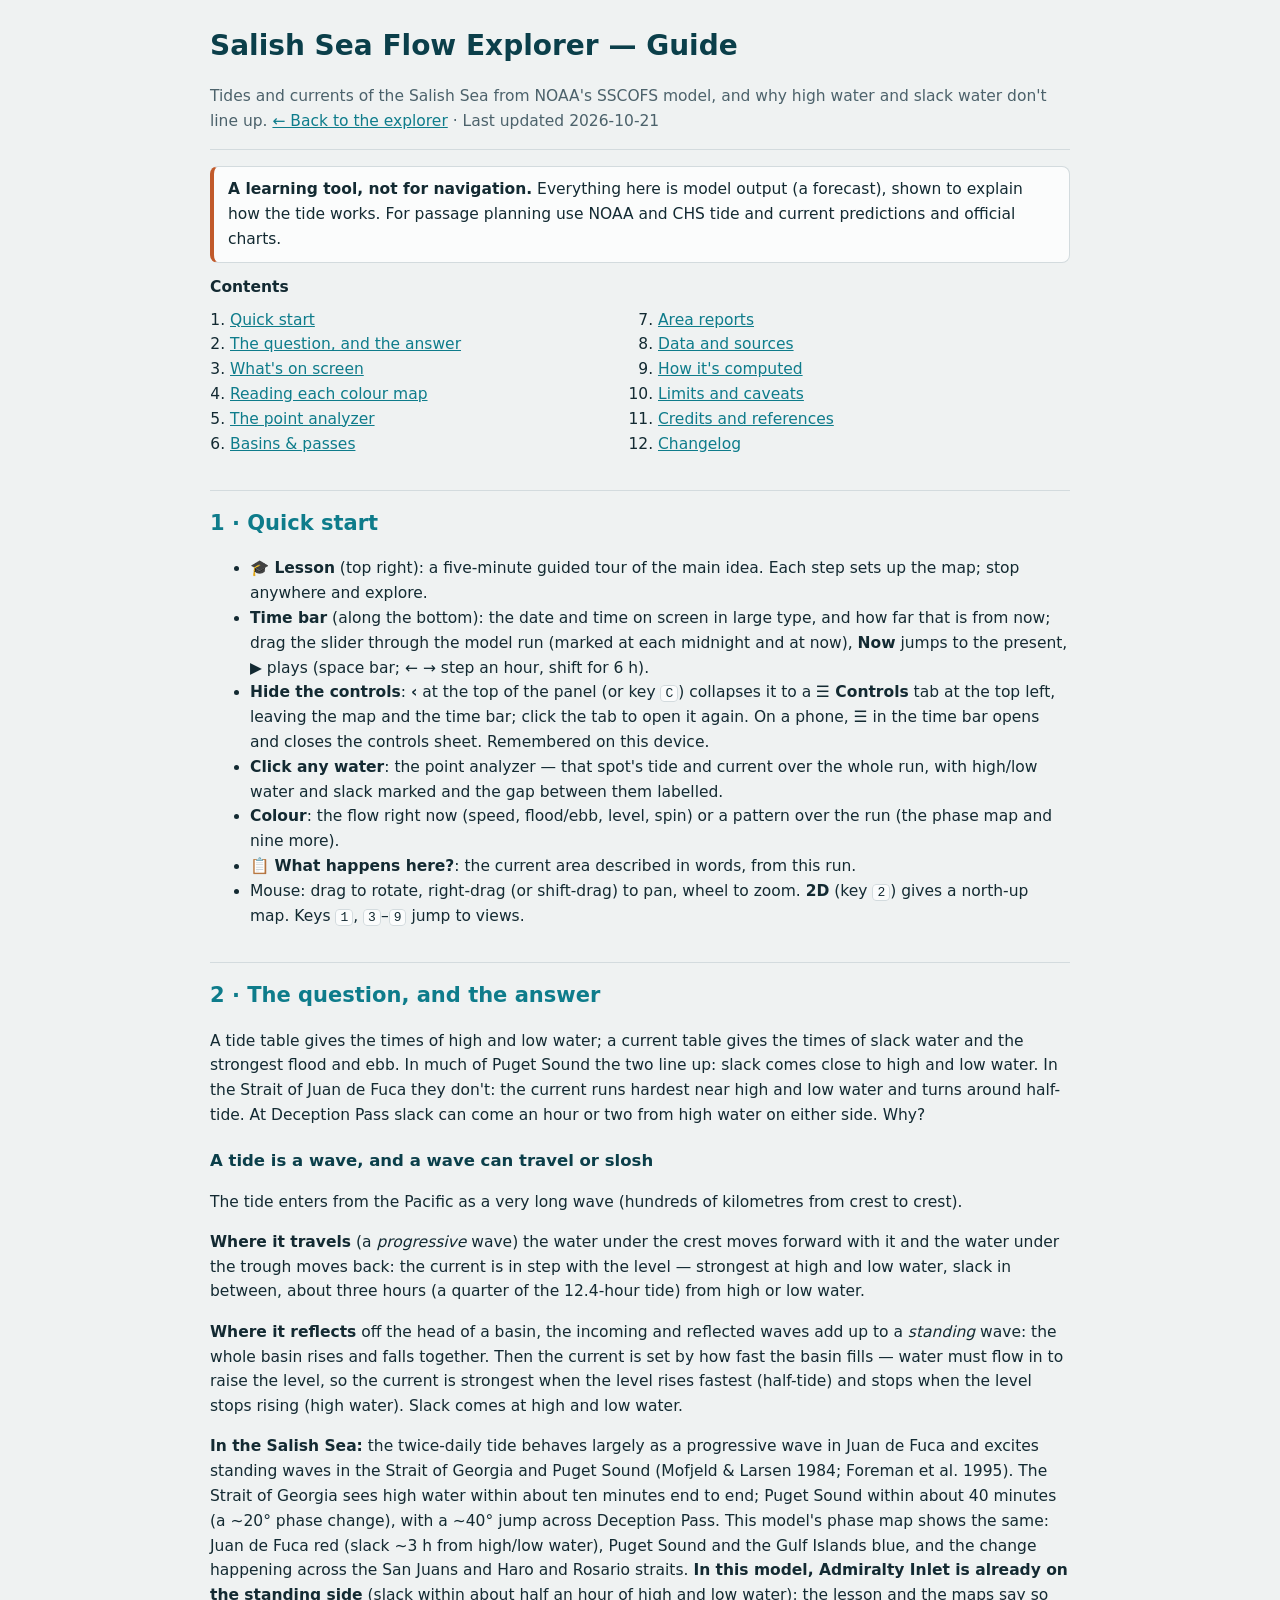
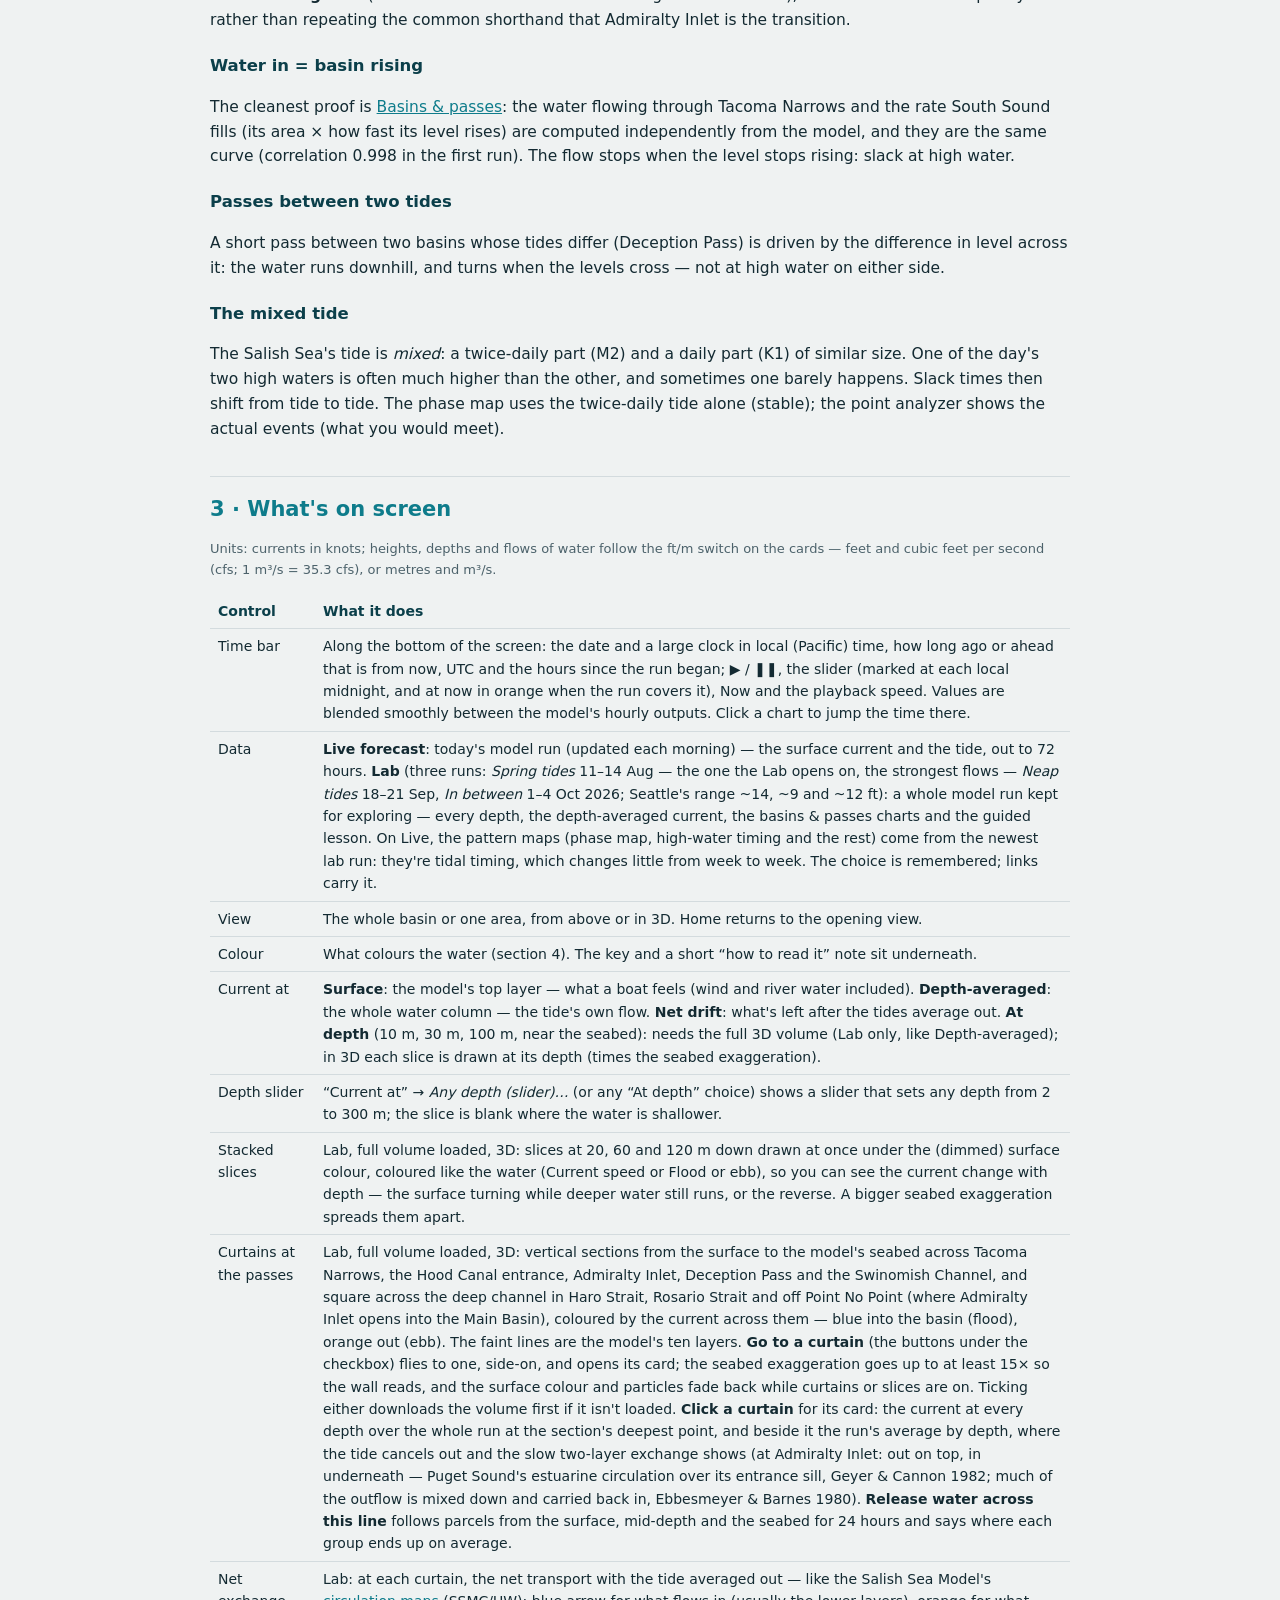
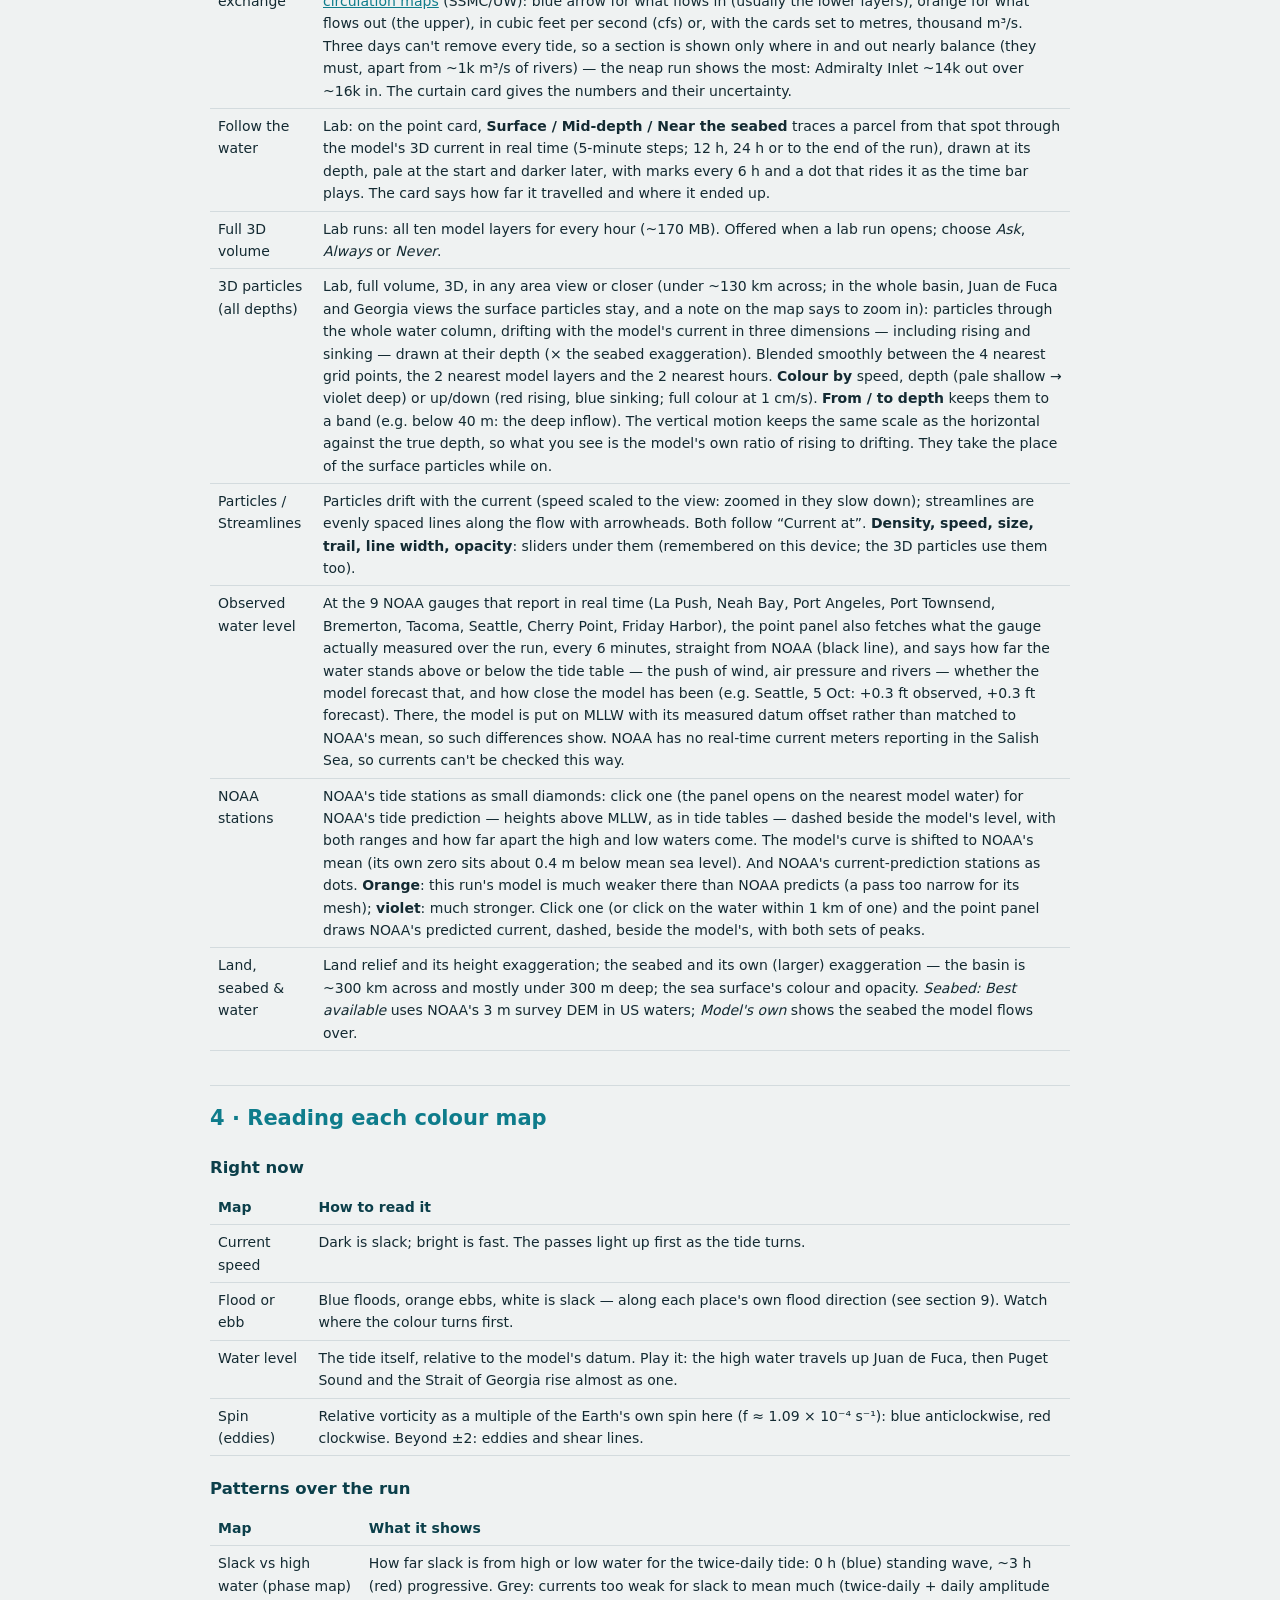
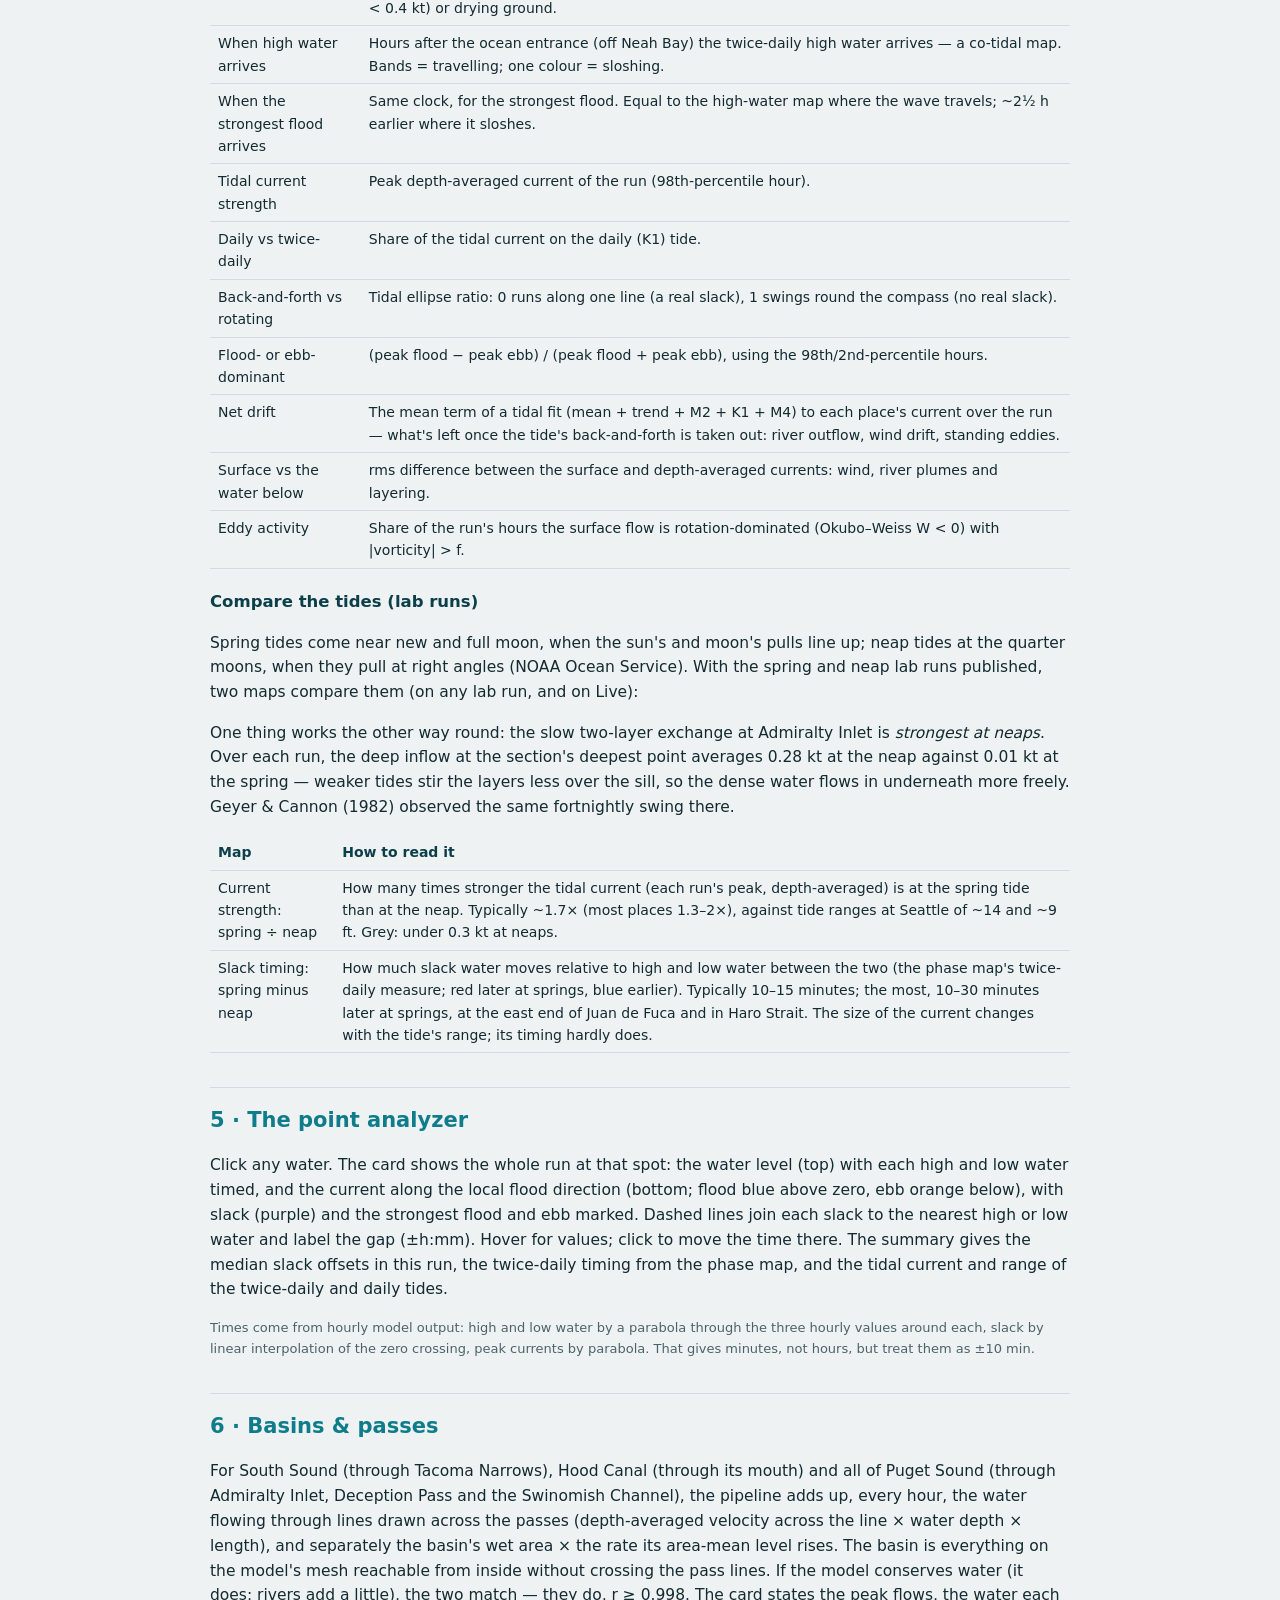
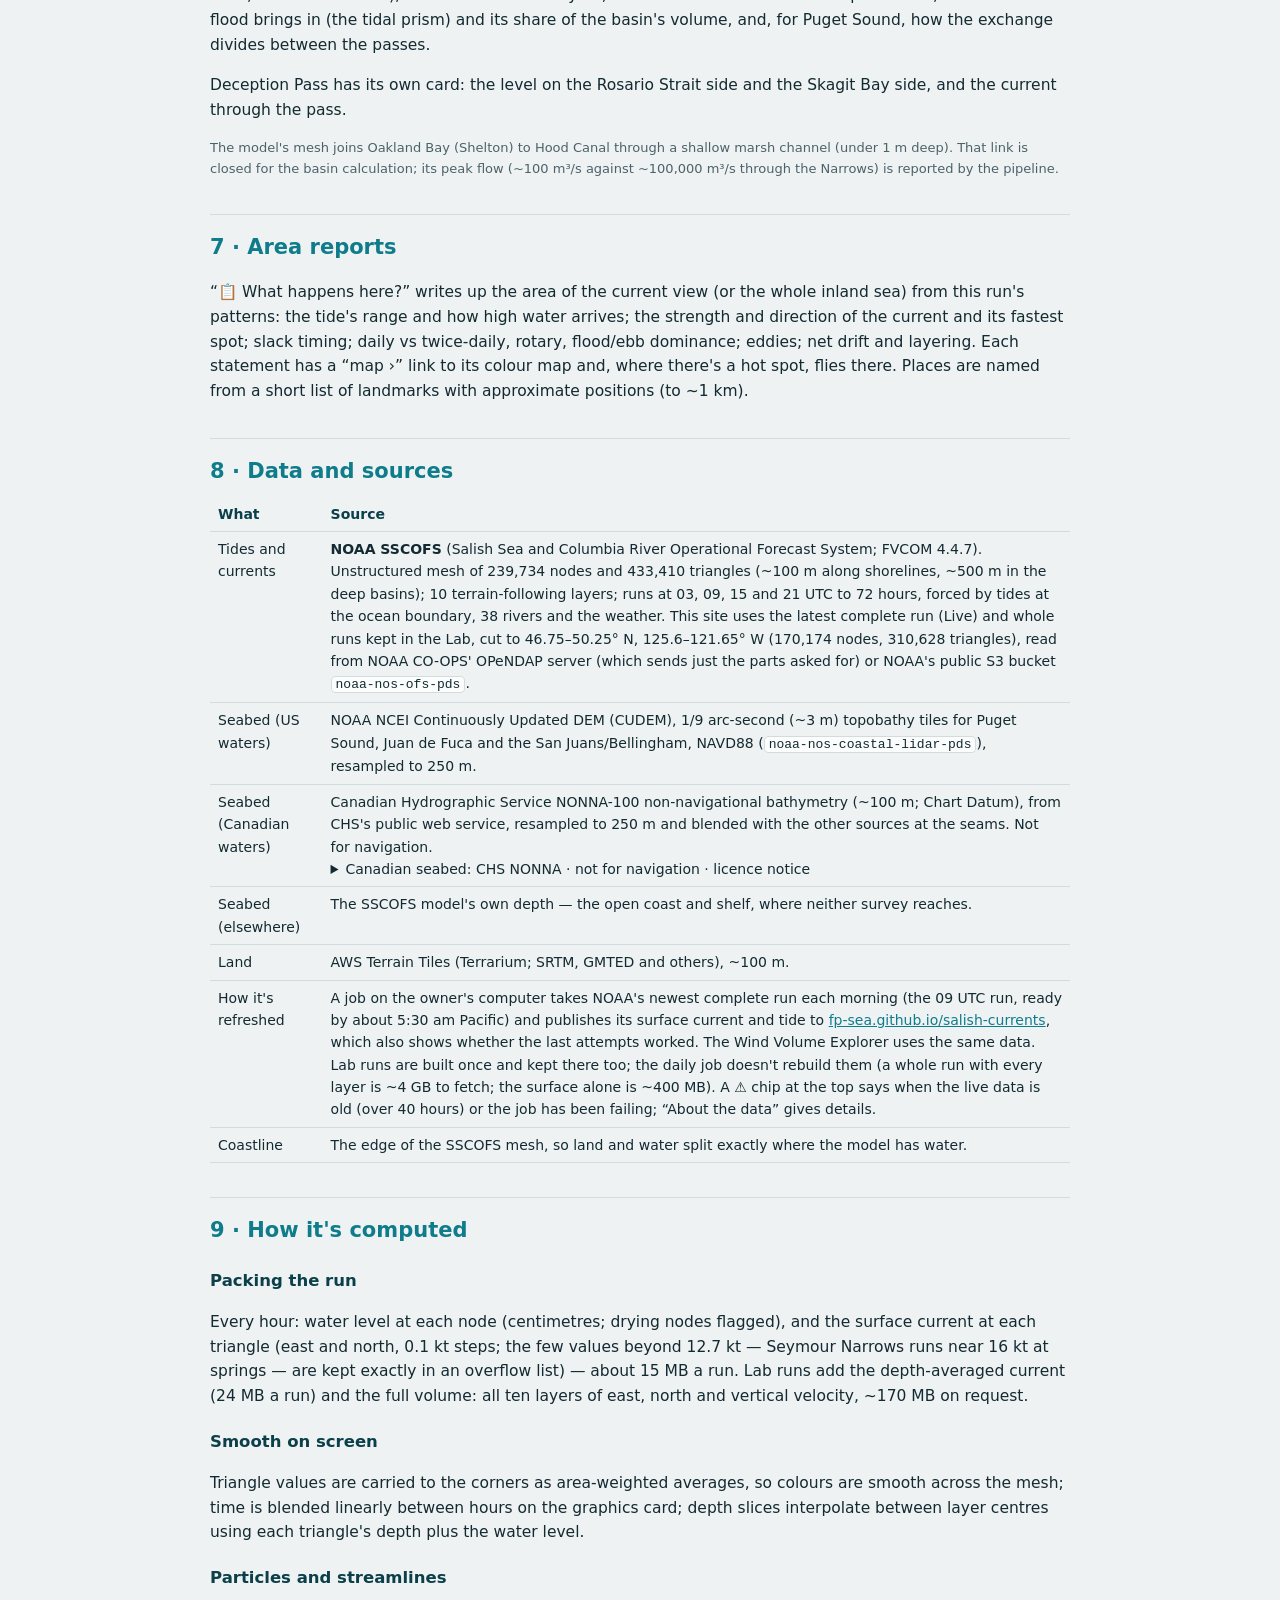
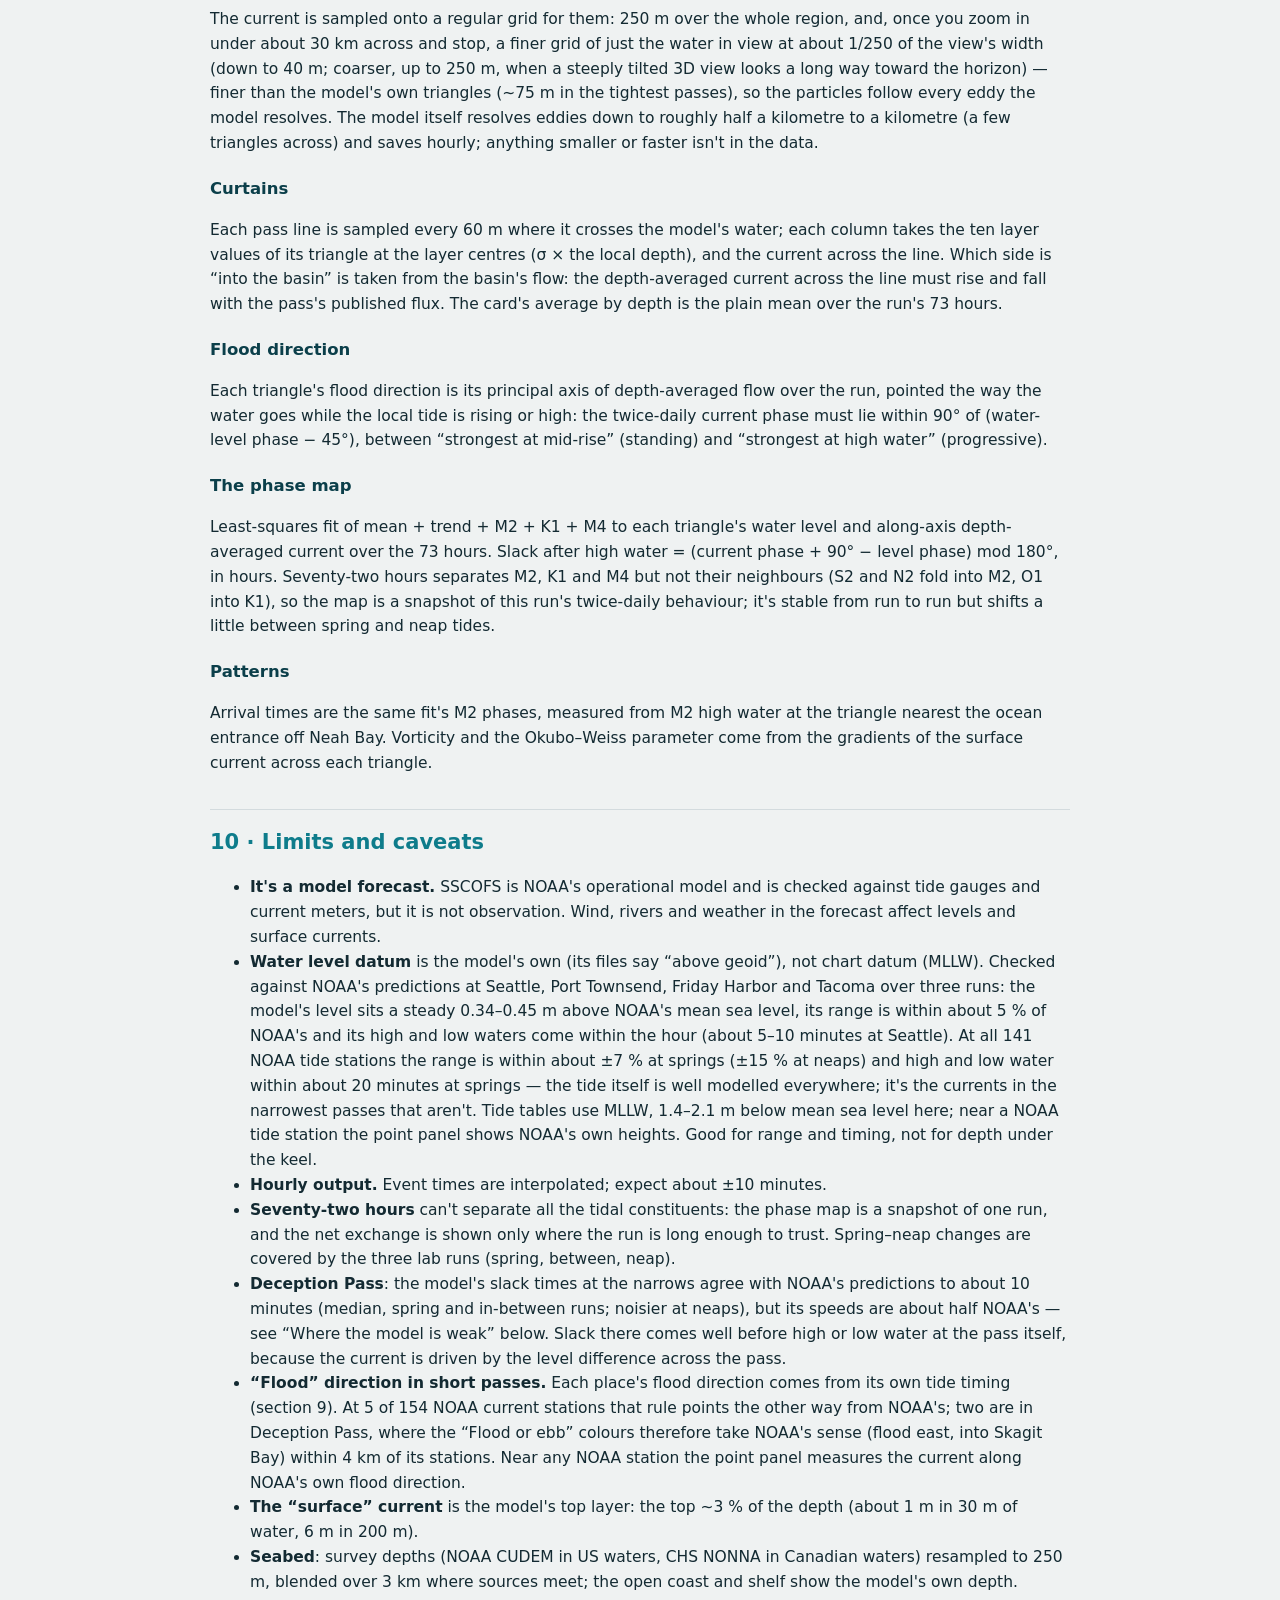
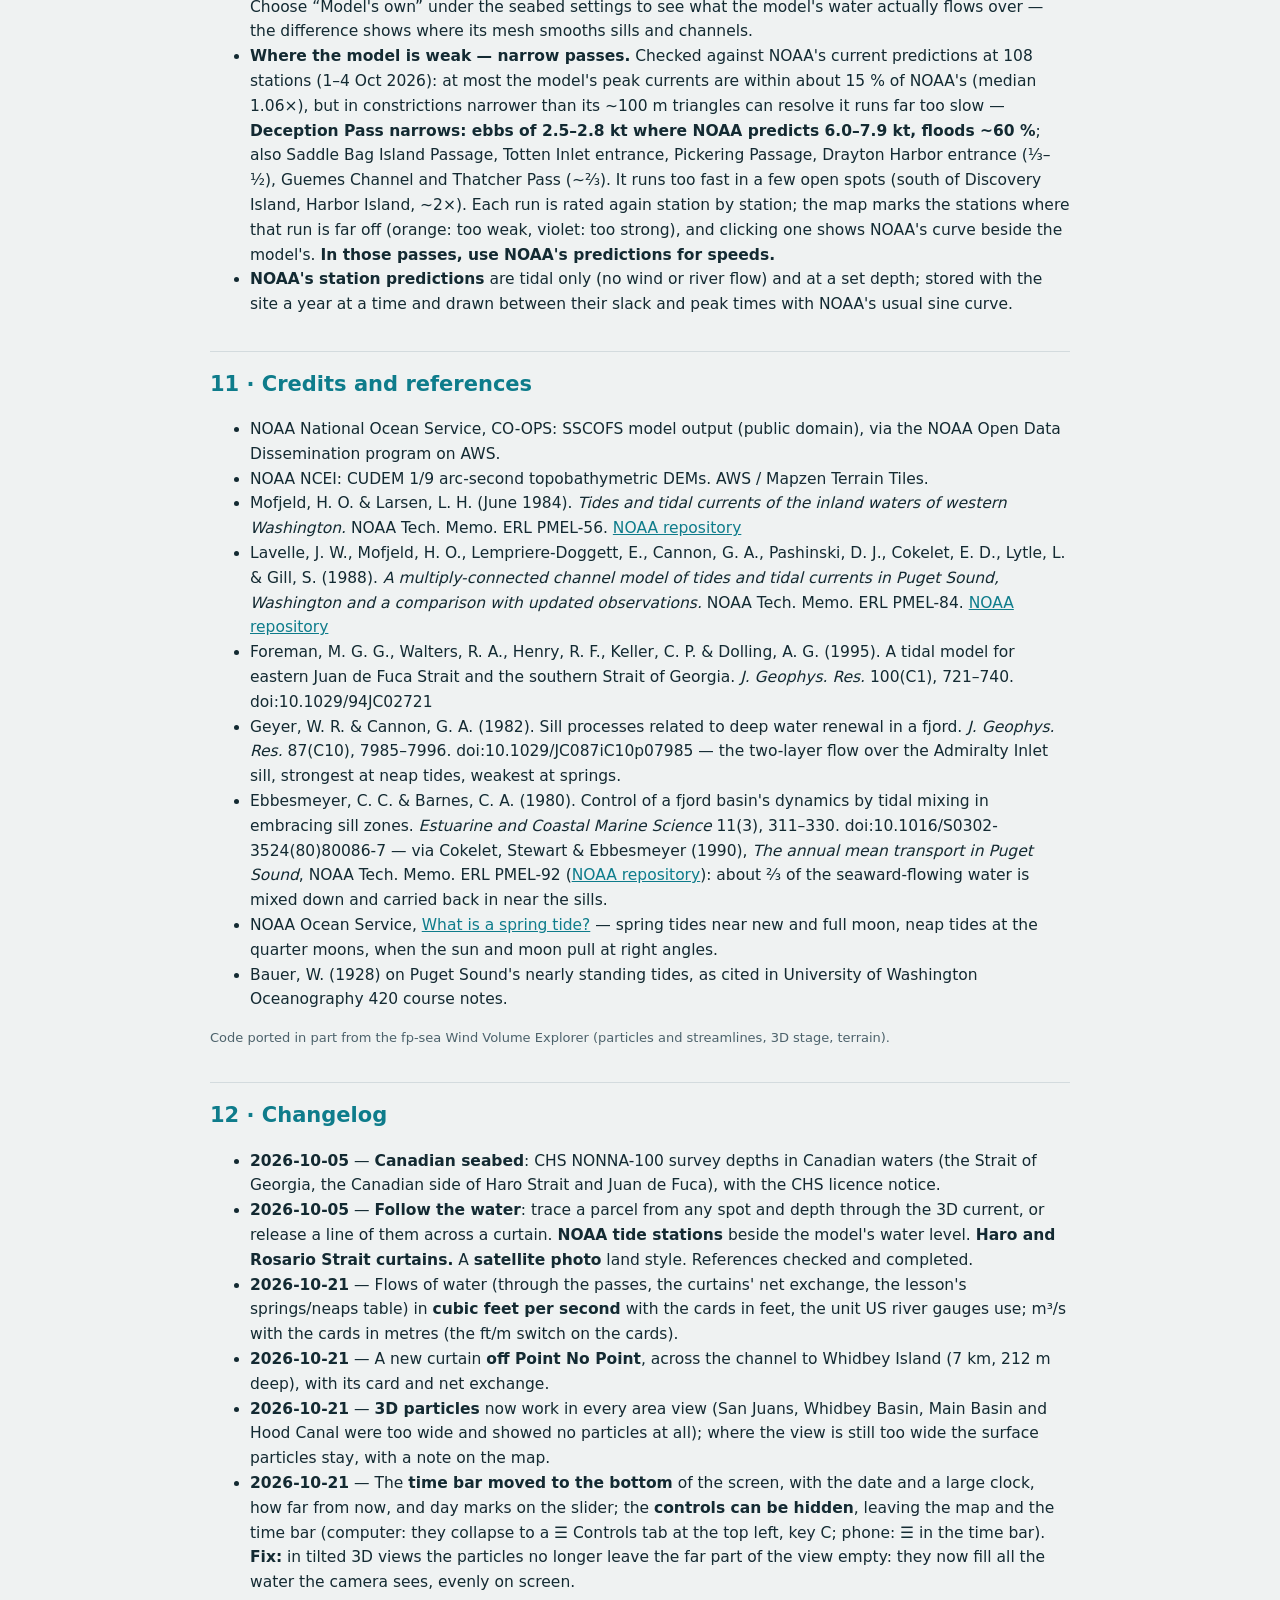
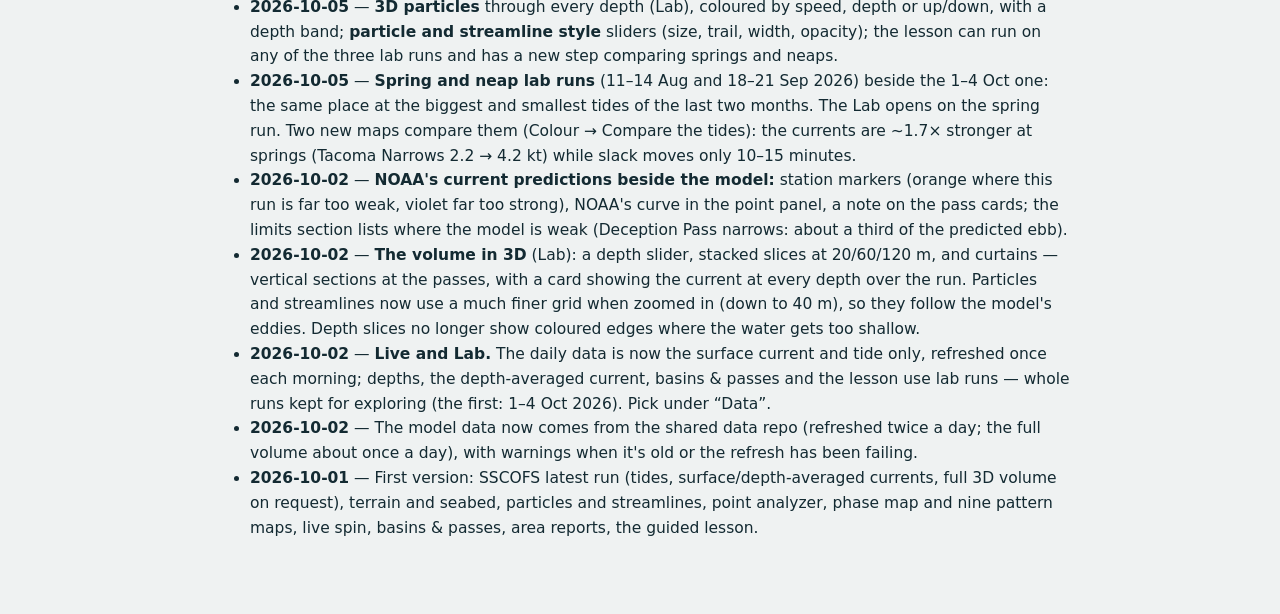
<file: guide.html>
<!doctype html>
<html lang="en">
<head>
<meta charset="utf-8">
<meta name="viewport" content="width=device-width, initial-scale=1">
<title>Flow Explorer Guide</title>
<meta name="description" content="How the Salish Sea Flow Explorer works: the question it answers, every control, the data, the methods and the limits.">
<script>try { const t = localStorage.getItem("prefs.theme"); if (t === "light" || t === "dark") document.documentElement.dataset.theme = t; } catch {}</script>
<style>
  :root { --paper:#EFF2F2; --panel:#FBFCFC; --ink:#132A32; --ink-soft:#4C626B; --sea:#0E7C8B; --deep:#0B3F4A; --caution:#C15A2B; --grid:#D3DBDE; --strong:#0B3F4A; color-scheme: light; }
  :root[data-theme="dark"] { --paper:#172a31; --panel:#0f1e24; --ink:#d6e4e7; --ink-soft:#92abb2; --grid:#2b424a; --sea:#3db2c1; --caution:#ec8a55; --strong:#bde6ec; color-scheme: dark; }
  @media (prefers-color-scheme: dark) { :root:not([data-theme="light"]) { --paper:#172a31; --panel:#0f1e24; --ink:#d6e4e7; --ink-soft:#92abb2; --grid:#2b424a; --sea:#3db2c1; --caution:#ec8a55; --strong:#bde6ec; color-scheme: dark; } }
  body { margin: 0; background: var(--paper); color: var(--ink); font: 15.5px/1.6 "Noto Sans", system-ui, -apple-system, sans-serif; }
  main { max-width: 860px; margin: 0 auto; padding: 24px 16px 60px; }
  header { border-bottom: 1px solid var(--grid); margin-bottom: 16px; }
  h1 { color: var(--strong); margin: 0 0 4px; font-size: 28px; }
  h2 { color: var(--sea); margin: 34px 0 8px; font-size: 21px; border-top: 1px solid var(--grid); padding-top: 16px; }
  h3 { color: var(--strong); margin: 20px 0 4px; font-size: 16.5px; }
  .sub, .fine { color: var(--ink-soft); }
  .fine { font-size: 13px; }
  nav ol { columns: 2; padding-left: 20px; margin: 8px 0 16px; } nav a { color: var(--sea); }
  a { color: var(--sea); }
  table { border-collapse: collapse; width: 100%; font-size: 14px; margin: 8px 0; }
  th, td { border-bottom: 1px solid var(--grid); padding: 6px 8px; text-align: left; vertical-align: top; }
  th { color: var(--strong); }
  .box { background: var(--panel); border: 1px solid var(--grid); border-left: 4px solid var(--sea); border-radius: 8px; padding: 10px 14px; margin: 12px 0; }
  .warn { border-left-color: var(--caution); }
  code, kbd { font-family: ui-monospace, Menlo, monospace; font-size: 13px; background: var(--panel); border: 1px solid var(--grid); border-radius: 4px; padding: 0 4px; }
  @media (max-width: 600px) { nav ol { columns: 1; } h1 { font-size: 23px; } }
</style>
</head>
<body>
<main>
<header>
  <h1>Salish Sea Flow Explorer — Guide</h1>
  <p class="sub">Tides and currents of the Salish Sea from NOAA's SSCOFS model, and why high water and slack water don't line up. <a href="./">← Back to the explorer</a> · Last updated 2026-10-21</p>
</header>
<div class="box warn"><b>A learning tool, not for navigation.</b> Everything here is model output (a forecast), shown to explain how the tide works. For passage planning use NOAA and CHS tide and current predictions and official charts.</div>

<nav><b>Contents</b><ol>
  <li><a href="#start">Quick start</a></li><li><a href="#why">The question, and the answer</a></li>
  <li><a href="#screen">What's on screen</a></li><li><a href="#maps">Reading each colour map</a></li>
  <li><a href="#point">The point analyzer</a></li><li><a href="#passes">Basins &amp; passes</a></li>
  <li><a href="#report">Area reports</a></li><li><a href="#data">Data and sources</a></li>
  <li><a href="#methods">How it's computed</a></li><li><a href="#limits">Limits and caveats</a></li>
  <li><a href="#credits">Credits and references</a></li><li><a href="#changes">Changelog</a></li>
</ol></nav>

<h2 id="start">1 · Quick start</h2>
<ul>
  <li><b>🎓 Lesson</b> (top right): a five-minute guided tour of the main idea. Each step sets up the map; stop anywhere and explore.</li>
  <li><b>Time bar</b> (along the bottom): the date and time on screen in large type, and how far that is from now; drag the slider through the model run (marked at each midnight and at now), <b>Now</b> jumps to the present, <b>▶</b> plays (space bar; ← → step an hour, shift for 6 h).</li>
  <li><b>Hide the controls</b>: <b>‹</b> at the top of the panel (or key <kbd>C</kbd>) collapses it to a <b>☰ Controls</b> tab at the top left, leaving the map and the time bar; click the tab to open it again. On a phone, <b>☰</b> in the time bar opens and closes the controls sheet. Remembered on this device.</li>
  <li><b>Click any water</b>: the point analyzer — that spot's tide and current over the whole run, with high/low water and slack marked and the gap between them labelled.</li>
  <li><b>Colour</b>: the flow right now (speed, flood/ebb, level, spin) or a pattern over the run (the phase map and nine more).</li>
  <li><b>📋 What happens here?</b>: the current area described in words, from this run.</li>
  <li>Mouse: drag to rotate, right-drag (or shift-drag) to pan, wheel to zoom. <b>2D</b> (key <kbd>2</kbd>) gives a north-up map. Keys <kbd>1</kbd>, <kbd>3</kbd>–<kbd>9</kbd> jump to views.</li>
</ul>

<h2 id="why">2 · The question, and the answer</h2>
<p>A tide table gives the times of high and low water; a current table gives the times of slack water and the strongest flood and ebb. In much of Puget Sound the two line up: slack comes close to high and low water. In the Strait of Juan de Fuca they don't: the current runs hardest near high and low water and turns around half-tide. At Deception Pass slack can come an hour or two from high water on either side. Why?</p>
<h3>A tide is a wave, and a wave can travel or slosh</h3>
<p>The tide enters from the Pacific as a very long wave (hundreds of kilometres from crest to crest).</p>
<p><b>Where it travels</b> (a <i>progressive</i> wave) the water under the crest moves forward with it and the water under the trough moves back: the current is in step with the level — strongest at high and low water, slack in between, about three hours (a quarter of the 12.4-hour tide) from high or low water.</p>
<p><b>Where it reflects</b> off the head of a basin, the incoming and reflected waves add up to a <i>standing</i> wave: the whole basin rises and falls together. Then the current is set by how fast the basin fills — water must flow in to raise the level, so the current is strongest when the level rises fastest (half-tide) and stops when the level stops rising (high water). Slack comes at high and low water.</p>
<p><b>In the Salish Sea:</b> the twice-daily tide behaves largely as a progressive wave in Juan de Fuca and excites standing waves in the Strait of Georgia and Puget Sound (Mofjeld &amp; Larsen 1984; Foreman et al. 1995). The Strait of Georgia sees high water within about ten minutes end to end; Puget Sound within about 40 minutes (a ~20° phase change), with a ~40° jump across Deception Pass. This model's phase map shows the same: Juan de Fuca red (slack ~3 h from high/low water), Puget Sound and the Gulf Islands blue, and the change happening across the San Juans and Haro and Rosario straits. <b>In this model, Admiralty Inlet is already on the standing side</b> (slack within about half an hour of high and low water); the lesson and the maps say so rather than repeating the common shorthand that Admiralty Inlet is the transition.</p>
<h3>Water in = basin rising</h3>
<p>The cleanest proof is <a href="#passes">Basins &amp; passes</a>: the water flowing through Tacoma Narrows and the rate South Sound fills (its area × how fast its level rises) are computed independently from the model, and they are the same curve (correlation 0.998 in the first run). The flow stops when the level stops rising: slack at high water.</p>
<h3>Passes between two tides</h3>
<p>A short pass between two basins whose tides differ (Deception Pass) is driven by the difference in level across it: the water runs downhill, and turns when the levels cross — not at high water on either side.</p>
<h3>The mixed tide</h3>
<p>The Salish Sea's tide is <i>mixed</i>: a twice-daily part (M2) and a daily part (K1) of similar size. One of the day's two high waters is often much higher than the other, and sometimes one barely happens. Slack times then shift from tide to tide. The phase map uses the twice-daily tide alone (stable); the point analyzer shows the actual events (what you would meet).</p>

<h2 id="screen">3 · What's on screen</h2>
<p class="fine">Units: currents in knots; heights, depths and flows of water follow the ft/m switch on the cards — feet and cubic feet per second (cfs; 1 m³/s = 35.3 cfs), or metres and m³/s.</p>
<table>
  <tr><th>Control</th><th>What it does</th></tr>
  <tr><td>Time bar</td><td>Along the bottom of the screen: the date and a large clock in local (Pacific) time, how long ago or ahead that is from now, UTC and the hours since the run began; ▶ / ❚❚, the slider (marked at each local midnight, and at now in orange when the run covers it), Now and the playback speed. Values are blended smoothly between the model's hourly outputs. Click a chart to jump the time there.</td></tr>
  <tr><td>Data</td><td><b>Live forecast</b>: today's model run (updated each morning) — the surface current and the tide, out to 72 hours. <b>Lab</b> (three runs: <i>Spring tides</i> 11–14 Aug — the one the Lab opens on, the strongest flows — <i>Neap tides</i> 18–21 Sep, <i>In between</i> 1–4 Oct 2026; Seattle's range ~14, ~9 and ~12 ft): a whole model run kept for exploring — every depth, the depth-averaged current, the basins &amp; passes charts and the guided lesson. On Live, the pattern maps (phase map, high-water timing and the rest) come from the newest lab run: they're tidal timing, which changes little from week to week. The choice is remembered; links carry it.</td></tr>
  <tr><td>View</td><td>The whole basin or one area, from above or in 3D. Home returns to the opening view.</td></tr>
  <tr><td>Colour</td><td>What colours the water (section 4). The key and a short “how to read it” note sit underneath.</td></tr>
  <tr><td>Current at</td><td><b>Surface</b>: the model's top layer — what a boat feels (wind and river water included). <b>Depth-averaged</b>: the whole water column — the tide's own flow. <b>Net drift</b>: what's left after the tides average out. <b>At depth</b> (10 m, 30 m, 100 m, near the seabed): needs the full 3D volume (Lab only, like Depth-averaged); in 3D each slice is drawn at its depth (times the seabed exaggeration).</td></tr>
  <tr><td>Depth slider</td><td>“Current at” → <i>Any depth (slider)…</i> (or any “At depth” choice) shows a slider that sets any depth from 2 to 300 m; the slice is blank where the water is shallower.</td></tr>
  <tr><td>Stacked slices</td><td>Lab, full volume loaded, 3D: slices at 20, 60 and 120 m down drawn at once under the (dimmed) surface colour, coloured like the water (Current speed or Flood or ebb), so you can see the current change with depth — the surface turning while deeper water still runs, or the reverse. A bigger seabed exaggeration spreads them apart.</td></tr>
  <tr><td>Curtains at the passes</td><td>Lab, full volume loaded, 3D: vertical sections from the surface to the model's seabed across Tacoma Narrows, the Hood Canal entrance, Admiralty Inlet, Deception Pass and the Swinomish Channel, and square across the deep channel in Haro Strait, Rosario Strait and off Point No Point (where Admiralty Inlet opens into the Main Basin), coloured by the current across them — blue into the basin (flood), orange out (ebb). The faint lines are the model's ten layers. <b>Go to a curtain</b> (the buttons under the checkbox) flies to one, side-on, and opens its card; the seabed exaggeration goes up to at least 15× so the wall reads, and the surface colour and particles fade back while curtains or slices are on. Ticking either downloads the volume first if it isn't loaded. <b>Click a curtain</b> for its card: the current at every depth over the whole run at the section's deepest point, and beside it the run's average by depth, where the tide cancels out and the slow two-layer exchange shows (at Admiralty Inlet: out on top, in underneath — Puget Sound's estuarine circulation over its entrance sill, Geyer &amp; Cannon 1982; much of the outflow is mixed down and carried back in, Ebbesmeyer &amp; Barnes 1980). <b>Release water across this line</b> follows parcels from the surface, mid-depth and the seabed for 24 hours and says where each group ends up on average.</td></tr>
  <tr><td>Net exchange</td><td>Lab: at each curtain, the net transport with the tide averaged out — like the Salish Sea Model's <a href="https://ssmc-uw.org/salish-sea-model/salish-sea-circulation-maps/">circulation maps</a> (SSMC/UW): blue arrow for what flows in (usually the lower layers), orange for what flows out (the upper), in cubic feet per second (cfs) or, with the cards set to metres, thousand m³/s. Three days can't remove every tide, so a section is shown only where in and out nearly balance (they must, apart from ~1k m³/s of rivers) — the neap run shows the most: Admiralty Inlet ~14k out over ~16k in. The curtain card gives the numbers and their uncertainty.</td></tr>
  <tr><td>Follow the water</td><td>Lab: on the point card, <b>Surface / Mid-depth / Near the seabed</b> traces a parcel from that spot through the model's 3D current in real time (5-minute steps; 12 h, 24 h or to the end of the run), drawn at its depth, pale at the start and darker later, with marks every 6 h and a dot that rides it as the time bar plays. The card says how far it travelled and where it ended up.</td></tr>
  <tr><td>Full 3D volume</td><td>Lab runs: all ten model layers for every hour (~170 MB). Offered when a lab run opens; choose <i>Ask</i>, <i>Always</i> or <i>Never</i>.</td></tr>
  <tr><td>3D particles (all depths)</td><td>Lab, full volume, 3D, in any area view or closer (under ~130 km across; in the whole basin, Juan de Fuca and Georgia views the surface particles stay, and a note on the map says to zoom in): particles through the whole water column, drifting with the model's current in three dimensions — including rising and sinking — drawn at their depth (× the seabed exaggeration). Blended smoothly between the 4 nearest grid points, the 2 nearest model layers and the 2 nearest hours. <b>Colour by</b> speed, depth (pale shallow → violet deep) or up/down (red rising, blue sinking; full colour at 1 cm/s). <b>From / to depth</b> keeps them to a band (e.g. below 40 m: the deep inflow). The vertical motion keeps the same scale as the horizontal against the true depth, so what you see is the model's own ratio of rising to drifting. They take the place of the surface particles while on.</td></tr>
  <tr><td>Particles / Streamlines</td><td>Particles drift with the current (speed scaled to the view: zoomed in they slow down); streamlines are evenly spaced lines along the flow with arrowheads. Both follow “Current at”. <b>Density, speed, size, trail, line width, opacity</b>: sliders under them (remembered on this device; the 3D particles use them too).</td></tr>
  <tr><td>Observed water level</td><td>At the 9 NOAA gauges that report in real time (La Push, Neah Bay, Port Angeles, Port Townsend, Bremerton, Tacoma, Seattle, Cherry Point, Friday Harbor), the point panel also fetches what the gauge actually measured over the run, every 6 minutes, straight from NOAA (black line), and says how far the water stands above or below the tide table — the push of wind, air pressure and rivers — whether the model forecast that, and how close the model has been (e.g. Seattle, 5 Oct: +0.3 ft observed, +0.3 ft forecast). There, the model is put on MLLW with its measured datum offset rather than matched to NOAA's mean, so such differences show. NOAA has no real-time current meters reporting in the Salish Sea, so currents can't be checked this way.</td></tr>
  <tr><td>NOAA stations</td><td>NOAA's tide stations as small diamonds: click one (the panel opens on the nearest model water) for NOAA's tide prediction — heights above MLLW, as in tide tables — dashed beside the model's level, with both ranges and how far apart the high and low waters come. The model's curve is shifted to NOAA's mean (its own zero sits about 0.4 m below mean sea level). And NOAA's current-prediction stations as dots. <b>Orange</b>: this run's model is much weaker there than NOAA predicts (a pass too narrow for its mesh); <b>violet</b>: much stronger. Click one (or click on the water within 1 km of one) and the point panel draws NOAA's predicted current, dashed, beside the model's, with both sets of peaks.</td></tr>
  <tr><td>Land, seabed &amp; water</td><td>Land relief and its height exaggeration; the seabed and its own (larger) exaggeration — the basin is ~300 km across and mostly under 300 m deep; the sea surface's colour and opacity. <i>Seabed: Best available</i> uses NOAA's 3 m survey DEM in US waters; <i>Model's own</i> shows the seabed the model flows over.</td></tr>
</table>

<h2 id="maps">4 · Reading each colour map</h2>
<h3>Right now</h3>
<table>
  <tr><th>Map</th><th>How to read it</th></tr>
  <tr><td>Current speed</td><td>Dark is slack; bright is fast. The passes light up first as the tide turns.</td></tr>
  <tr><td>Flood or ebb</td><td>Blue floods, orange ebbs, white is slack — along each place's own flood direction (see section 9). Watch where the colour turns first.</td></tr>
  <tr><td>Water level</td><td>The tide itself, relative to the model's datum. Play it: the high water travels up Juan de Fuca, then Puget Sound and the Strait of Georgia rise almost as one.</td></tr>
  <tr><td>Spin (eddies)</td><td>Relative vorticity as a multiple of the Earth's own spin here (f ≈ 1.09 × 10⁻⁴ s⁻¹): blue anticlockwise, red clockwise. Beyond ±2: eddies and shear lines.</td></tr>
</table>
<h3>Patterns over the run</h3>
<table>
  <tr><th>Map</th><th>What it shows</th></tr>
  <tr><td>Slack vs high water (phase map)</td><td>How far slack is from high or low water for the twice-daily tide: 0 h (blue) standing wave, ~3 h (red) progressive. Grey: currents too weak for slack to mean much (twice-daily + daily amplitude &lt; 0.4 kt) or drying ground.</td></tr>
  <tr><td>When high water arrives</td><td>Hours after the ocean entrance (off Neah Bay) the twice-daily high water arrives — a co-tidal map. Bands = travelling; one colour = sloshing.</td></tr>
  <tr><td>When the strongest flood arrives</td><td>Same clock, for the strongest flood. Equal to the high-water map where the wave travels; ~2½ h earlier where it sloshes.</td></tr>
  <tr><td>Tidal current strength</td><td>Peak depth-averaged current of the run (98th-percentile hour).</td></tr>
  <tr><td>Daily vs twice-daily</td><td>Share of the tidal current on the daily (K1) tide.</td></tr>
  <tr><td>Back-and-forth vs rotating</td><td>Tidal ellipse ratio: 0 runs along one line (a real slack), 1 swings round the compass (no real slack).</td></tr>
  <tr><td>Flood- or ebb-dominant</td><td>(peak flood − peak ebb) / (peak flood + peak ebb), using the 98th/2nd-percentile hours.</td></tr>
  <tr><td>Net drift</td><td>The mean term of a tidal fit (mean + trend + M2 + K1 + M4) to each place's current over the run — what's left once the tide's back-and-forth is taken out: river outflow, wind drift, standing eddies.</td></tr>
  <tr><td>Surface vs the water below</td><td>rms difference between the surface and depth-averaged currents: wind, river plumes and layering.</td></tr>
  <tr><td>Eddy activity</td><td>Share of the run's hours the surface flow is rotation-dominated (Okubo–Weiss W &lt; 0) with |vorticity| &gt; f.</td></tr>
</table>
<h3>Compare the tides (lab runs)</h3>
<p>Spring tides come near new and full moon, when the sun's and moon's pulls line up; neap tides at the quarter moons, when they pull at right angles (NOAA Ocean Service). With the spring and neap lab runs published, two maps compare them (on any lab run, and on Live):</p>
<p>One thing works the other way round: the slow two-layer exchange at Admiralty Inlet is <i>strongest at neaps</i>. Over each run, the deep inflow at the section's deepest point averages 0.28 kt at the neap against 0.01 kt at the spring — weaker tides stir the layers less over the sill, so the dense water flows in underneath more freely. Geyer &amp; Cannon (1982) observed the same fortnightly swing there.</p>
<table>
  <tr><th>Map</th><th>How to read it</th></tr>
  <tr><td>Current strength: spring ÷ neap</td><td>How many times stronger the tidal current (each run's peak, depth-averaged) is at the spring tide than at the neap. Typically ~1.7× (most places 1.3–2×), against tide ranges at Seattle of ~14 and ~9 ft. Grey: under 0.3 kt at neaps.</td></tr>
  <tr><td>Slack timing: spring minus neap</td><td>How much slack water moves relative to high and low water between the two (the phase map's twice-daily measure; red later at springs, blue earlier). Typically 10–15 minutes; the most, 10–30 minutes later at springs, at the east end of Juan de Fuca and in Haro Strait. The size of the current changes with the tide's range; its timing hardly does.</td></tr>
</table>

<h2 id="point">5 · The point analyzer</h2>
<p>Click any water. The card shows the whole run at that spot: the water level (top) with each high and low water timed, and the current along the local flood direction (bottom; flood blue above zero, ebb orange below), with slack (purple) and the strongest flood and ebb marked. Dashed lines join each slack to the nearest high or low water and label the gap (±h:mm). Hover for values; click to move the time there. The summary gives the median slack offsets in this run, the twice-daily timing from the phase map, and the tidal current and range of the twice-daily and daily tides.</p>
<p class="fine">Times come from hourly model output: high and low water by a parabola through the three hourly values around each, slack by linear interpolation of the zero crossing, peak currents by parabola. That gives minutes, not hours, but treat them as ±10 min.</p>

<h2 id="passes">6 · Basins &amp; passes</h2>
<p>For South Sound (through Tacoma Narrows), Hood Canal (through its mouth) and all of Puget Sound (through Admiralty Inlet, Deception Pass and the Swinomish Channel), the pipeline adds up, every hour, the water flowing through lines drawn across the passes (depth-averaged velocity across the line × water depth × length), and separately the basin's wet area × the rate its area-mean level rises. The basin is everything on the model's mesh reachable from inside without crossing the pass lines. If the model conserves water (it does; rivers add a little), the two match — they do, r ≥ 0.998. The card states the peak flows, the water each flood brings in (the tidal prism) and its share of the basin's volume, and, for Puget Sound, how the exchange divides between the passes.</p>
<p>Deception Pass has its own card: the level on the Rosario Strait side and the Skagit Bay side, and the current through the pass.</p>
<p class="fine">The model's mesh joins Oakland Bay (Shelton) to Hood Canal through a shallow marsh channel (under 1 m deep). That link is closed for the basin calculation; its peak flow (~100 m³/s against ~100,000 m³/s through the Narrows) is reported by the pipeline.</p>

<h2 id="report">7 · Area reports</h2>
<p>“📋 What happens here?” writes up the area of the current view (or the whole inland sea) from this run's patterns: the tide's range and how high water arrives; the strength and direction of the current and its fastest spot; slack timing; daily vs twice-daily, rotary, flood/ebb dominance; eddies; net drift and layering. Each statement has a “map ›” link to its colour map and, where there's a hot spot, flies there. Places are named from a short list of landmarks with approximate positions (to ~1 km).</p>

<h2 id="data">8 · Data and sources</h2>
<table>
  <tr><th>What</th><th>Source</th></tr>
  <tr><td>Tides and currents</td><td><b>NOAA SSCOFS</b> (Salish Sea and Columbia River Operational Forecast System; FVCOM 4.4.7). Unstructured mesh of 239,734 nodes and 433,410 triangles (~100 m along shorelines, ~500 m in the deep basins); 10 terrain-following layers; runs at 03, 09, 15 and 21 UTC to 72 hours, forced by tides at the ocean boundary, 38 rivers and the weather. This site uses the latest complete run (Live) and whole runs kept in the Lab, cut to 46.75–50.25° N, 125.6–121.65° W (170,174 nodes, 310,628 triangles), read from NOAA CO-OPS' OPeNDAP server (which sends just the parts asked for) or NOAA's public S3 bucket <code>noaa-nos-ofs-pds</code>.</td></tr>
  <tr><td>Seabed (US waters)</td><td>NOAA NCEI Continuously Updated DEM (CUDEM), 1/9 arc-second (~3 m) topobathy tiles for Puget Sound, Juan de Fuca and the San Juans/Bellingham, NAVD88 (<code>noaa-nos-coastal-lidar-pds</code>), resampled to 250 m.</td></tr>
  <tr><td>Seabed (Canadian waters)</td><td>Canadian Hydrographic Service NONNA-100 non-navigational bathymetry (~100 m; Chart Datum), from CHS's public web service, resampled to 250 m and blended with the other sources at the seams. Not for navigation. <details class="chs-notice"><summary>Canadian seabed: CHS NONNA · not for navigation · licence notice</summary><p>This product was made by fp-sea and contains intellectual property of the Canadian Hydrographic Service (CHS) of the Department of Fisheries and Oceans. This product does not meet the requirements of the Navigation Safety Regulations, 2020 under the Canada Shipping Act, 2001. Charts and publications issued by or on the authority of CHS must be used to meet the requirements of those regulations. The copyright in the data are and remain the property of His Majesty the King in Right of Canada and shall not be sold, licensed, leased, assigned or given to a third party. The incorporation of CHS data in this product does not constitute an endorsement or an approval of this product by the Canadian Hydrographic Service, the Department of Fisheries and Oceans or His Majesty the King in Right of Canada.</p></details></td></tr>
  <tr><td>Seabed (elsewhere)</td><td>The SSCOFS model's own depth — the open coast and shelf, where neither survey reaches.</td></tr>
  <tr><td>Land</td><td>AWS Terrain Tiles (Terrarium; SRTM, GMTED and others), ~100 m.</td></tr>
  <tr><td>How it's refreshed</td><td>A job on the owner's computer takes NOAA's newest complete run each morning (the 09 UTC run, ready by about 5:30 am Pacific) and publishes its surface current and tide to <a href="https://fp-sea.github.io/salish-currents/">fp-sea.github.io/salish-currents</a>, which also shows whether the last attempts worked. The Wind Volume Explorer uses the same data. Lab runs are built once and kept there too; the daily job doesn't rebuild them (a whole run with every layer is ~4 GB to fetch; the surface alone is ~400 MB). A <b>⚠</b> chip at the top says when the live data is old (over 40 hours) or the job has been failing; “About the data” gives details.</td></tr>
  <tr><td>Coastline</td><td>The edge of the SSCOFS mesh, so land and water split exactly where the model has water.</td></tr>
</table>

<h2 id="methods">9 · How it's computed</h2>
<h3>Packing the run</h3>
<p>Every hour: water level at each node (centimetres; drying nodes flagged), and the surface current at each triangle (east and north, 0.1 kt steps; the few values beyond 12.7 kt — Seymour Narrows runs near 16 kt at springs — are kept exactly in an overflow list) — about 15 MB a run. Lab runs add the depth-averaged current (24 MB a run) and the full volume: all ten layers of east, north and vertical velocity, ~170 MB on request.</p>
<h3>Smooth on screen</h3>
<p>Triangle values are carried to the corners as area-weighted averages, so colours are smooth across the mesh; time is blended linearly between hours on the graphics card; depth slices interpolate between layer centres using each triangle's depth plus the water level.</p>
<h3>Particles and streamlines</h3>
<p>The current is sampled onto a regular grid for them: 250 m over the whole region, and, once you zoom in under about 30 km across and stop, a finer grid of just the water in view at about 1/250 of the view's width (down to 40 m; coarser, up to 250 m, when a steeply tilted 3D view looks a long way toward the horizon) — finer than the model's own triangles (~75 m in the tightest passes), so the particles follow every eddy the model resolves. The model itself resolves eddies down to roughly half a kilometre to a kilometre (a few triangles across) and saves hourly; anything smaller or faster isn't in the data.</p>
<h3>Curtains</h3>
<p>Each pass line is sampled every 60 m where it crosses the model's water; each column takes the ten layer values of its triangle at the layer centres (σ × the local depth), and the current across the line. Which side is “into the basin” is taken from the basin's flow: the depth-averaged current across the line must rise and fall with the pass's published flux. The card's average by depth is the plain mean over the run's 73 hours.</p>
<h3>Flood direction</h3>
<p>Each triangle's flood direction is its principal axis of depth-averaged flow over the run, pointed the way the water goes while the local tide is rising or high: the twice-daily current phase must lie within 90° of (water-level phase − 45°), between “strongest at mid-rise” (standing) and “strongest at high water” (progressive).</p>
<h3>The phase map</h3>
<p>Least-squares fit of mean + trend + M2 + K1 + M4 to each triangle's water level and along-axis depth-averaged current over the 73 hours. Slack after high water = (current phase + 90° − level phase) mod 180°, in hours. Seventy-two hours separates M2, K1 and M4 but not their neighbours (S2 and N2 fold into M2, O1 into K1), so the map is a snapshot of this run's twice-daily behaviour; it's stable from run to run but shifts a little between spring and neap tides.</p>
<h3>Patterns</h3>
<p>Arrival times are the same fit's M2 phases, measured from M2 high water at the triangle nearest the ocean entrance off Neah Bay. Vorticity and the Okubo–Weiss parameter come from the gradients of the surface current across each triangle.</p>

<h2 id="limits">10 · Limits and caveats</h2>
<ul>
  <li><b>It's a model forecast.</b> SSCOFS is NOAA's operational model and is checked against tide gauges and current meters, but it is not observation. Wind, rivers and weather in the forecast affect levels and surface currents.</li>
  <li><b>Water level datum</b> is the model's own (its files say “above geoid”), not chart datum (MLLW). Checked against NOAA's predictions at Seattle, Port Townsend, Friday Harbor and Tacoma over three runs: the model's level sits a steady 0.34–0.45 m above NOAA's mean sea level, its range is within about 5 % of NOAA's and its high and low waters come within the hour (about 5–10 minutes at Seattle). At all 141 NOAA tide stations the range is within about ±7 % at springs (±15 % at neaps) and high and low water within about 20 minutes at springs — the tide itself is well modelled everywhere; it's the currents in the narrowest passes that aren't. Tide tables use MLLW, 1.4–2.1 m below mean sea level here; near a NOAA tide station the point panel shows NOAA's own heights. Good for range and timing, not for depth under the keel.</li>
  <li><b>Hourly output.</b> Event times are interpolated; expect about ±10 minutes.</li>
  <li><b>Seventy-two hours</b> can't separate all the tidal constituents: the phase map is a snapshot of one run, and the net exchange is shown only where the run is long enough to trust. Spring–neap changes are covered by the three lab runs (spring, between, neap).</li>
  <li><b>Deception Pass</b>: the model's slack times at the narrows agree with NOAA's predictions to about 10 minutes (median, spring and in-between runs; noisier at neaps), but its speeds are about half NOAA's — see “Where the model is weak” below. Slack there comes well before high or low water at the pass itself, because the current is driven by the level difference across the pass.</li>
  <li><b>“Flood” direction in short passes.</b> Each place's flood direction comes from its own tide timing (section 9). At 5 of 154 NOAA current stations that rule points the other way from NOAA's; two are in Deception Pass, where the “Flood or ebb” colours therefore take NOAA's sense (flood east, into Skagit Bay) within 4 km of its stations. Near any NOAA station the point panel measures the current along NOAA's own flood direction.</li>
  <li><b>The “surface” current</b> is the model's top layer: the top ~3 % of the depth (about 1 m in 30 m of water, 6 m in 200 m).</li>
  <li><b>Seabed</b>: survey depths (NOAA CUDEM in US waters, CHS NONNA in Canadian waters) resampled to 250 m, blended over 3 km where sources meet; the open coast and shelf show the model's own depth. Choose “Model's own” under the seabed settings to see what the model's water actually flows over — the difference shows where its mesh smooths sills and channels.</li>
  <li><b>Where the model is weak — narrow passes.</b> Checked against NOAA's current predictions at 108 stations (1–4 Oct 2026): at most the model's peak currents are within about 15 % of NOAA's (median 1.06×), but in constrictions narrower than its ~100 m triangles can resolve it runs far too slow — <b>Deception Pass narrows: ebbs of 2.5–2.8 kt where NOAA predicts 6.0–7.9 kt, floods ~60 %</b>; also Saddle Bag Island Passage, Totten Inlet entrance, Pickering Passage, Drayton Harbor entrance (⅓–½), Guemes Channel and Thatcher Pass (~⅔). It runs too fast in a few open spots (south of Discovery Island, Harbor Island, ~2×). Each run is rated again station by station; the map marks the stations where that run is far off (orange: too weak, violet: too strong), and clicking one shows NOAA's curve beside the model's. <b>In those passes, use NOAA's predictions for speeds.</b></li>
  <li><b>NOAA's station predictions</b> are tidal only (no wind or river flow) and at a set depth; stored with the site a year at a time and drawn between their slack and peak times with NOAA's usual sine curve.</li>
</ul>

<h2 id="credits">11 · Credits and references</h2>
<ul>
  <li>NOAA National Ocean Service, CO-OPS: SSCOFS model output (public domain), via the NOAA Open Data Dissemination program on AWS.</li>
  <li>NOAA NCEI: CUDEM 1/9 arc-second topobathymetric DEMs. AWS / Mapzen Terrain Tiles.</li>
  <li>Mofjeld, H. O. &amp; Larsen, L. H. (June 1984). <i>Tides and tidal currents of the inland waters of western Washington.</i> NOAA Tech. Memo. ERL PMEL-56. <a href="https://repository.library.noaa.gov/view/noaa/9471">NOAA repository</a></li>
  <li>Lavelle, J. W., Mofjeld, H. O., Lempriere-Doggett, E., Cannon, G. A., Pashinski, D. J., Cokelet, E. D., Lytle, L. &amp; Gill, S. (1988). <i>A multiply-connected channel model of tides and tidal currents in Puget Sound, Washington and a comparison with updated observations.</i> NOAA Tech. Memo. ERL PMEL-84. <a href="https://repository.library.noaa.gov/view/noaa/11260">NOAA repository</a></li>
  <li>Foreman, M. G. G., Walters, R. A., Henry, R. F., Keller, C. P. &amp; Dolling, A. G. (1995). A tidal model for eastern Juan de Fuca Strait and the southern Strait of Georgia. <i>J. Geophys. Res.</i> 100(C1), 721–740. doi:10.1029/94JC02721</li>
  <li>Geyer, W. R. &amp; Cannon, G. A. (1982). Sill processes related to deep water renewal in a fjord. <i>J. Geophys. Res.</i> 87(C10), 7985–7996. doi:10.1029/JC087iC10p07985 — the two-layer flow over the Admiralty Inlet sill, strongest at neap tides, weakest at springs.</li>
  <li>Ebbesmeyer, C. C. &amp; Barnes, C. A. (1980). Control of a fjord basin's dynamics by tidal mixing in embracing sill zones. <i>Estuarine and Coastal Marine Science</i> 11(3), 311–330. doi:10.1016/S0302-3524(80)80086-7 — via Cokelet, Stewart &amp; Ebbesmeyer (1990), <i>The annual mean transport in Puget Sound</i>, NOAA Tech. Memo. ERL PMEL-92 (<a href="https://repository.library.noaa.gov/view/noaa/9524">NOAA repository</a>): about ⅔ of the seaward-flowing water is mixed down and carried back in near the sills.</li>
  <li>NOAA Ocean Service, <a href="https://oceanservice.noaa.gov/facts/springtide.html">What is a spring tide?</a> — spring tides near new and full moon, neap tides at the quarter moons, when the sun and moon pull at right angles.</li>
  <li>Bauer, W. (1928) on Puget Sound's nearly standing tides, as cited in University of Washington Oceanography 420 course notes.</li>
</ul>
<p class="fine">Code ported in part from the fp-sea Wind Volume Explorer (particles and streamlines, 3D stage, terrain).</p>

<h2 id="changes">12 · Changelog</h2>
<ul>
  <li><b>2026-10-05</b> — <b>Canadian seabed</b>: CHS NONNA-100 survey depths in Canadian waters (the Strait of Georgia, the Canadian side of Haro Strait and Juan de Fuca), with the CHS licence notice.</li>
  <li><b>2026-10-05</b> — <b>Follow the water</b>: trace a parcel from any spot and depth through the 3D current, or release a line of them across a curtain. <b>NOAA tide stations</b> beside the model's water level. <b>Haro and Rosario Strait curtains.</b> A <b>satellite photo</b> land style. References checked and completed.</li>
  <li><b>2026-10-21</b> — Flows of water (through the passes, the curtains' net exchange, the lesson's springs/neaps table) in <b>cubic feet per second</b> with the cards in feet, the unit US river gauges use; m³/s with the cards in metres (the ft/m switch on the cards).</li>
  <li><b>2026-10-21</b> — A new curtain <b>off Point No Point</b>, across the channel to Whidbey Island (7 km, 212 m deep), with its card and net exchange.</li>
  <li><b>2026-10-21</b> — <b>3D particles</b> now work in every area view (San Juans, Whidbey Basin, Main Basin and Hood Canal were too wide and showed no particles at all); where the view is still too wide the surface particles stay, with a note on the map.</li>
  <li><b>2026-10-21</b> — The <b>time bar moved to the bottom</b> of the screen, with the date and a large clock, how far from now, and day marks on the slider; the <b>controls can be hidden</b>, leaving the map and the time bar (computer: they collapse to a ☰ Controls tab at the top left, key C; phone: ☰ in the time bar). <b>Fix:</b> in tilted 3D views the particles no longer leave the far part of the view empty: they now fill all the water the camera sees, evenly on screen.</li>
  <li><b>2026-10-05</b> — <b>3D particles</b> through every depth (Lab), coloured by speed, depth or up/down, with a depth band; <b>particle and streamline style</b> sliders (size, trail, width, opacity); the lesson can run on any of the three lab runs and has a new step comparing springs and neaps.</li>
  <li><b>2026-10-05</b> — <b>Spring and neap lab runs</b> (11–14 Aug and 18–21 Sep 2026) beside the 1–4 Oct one: the same place at the biggest and smallest tides of the last two months. The Lab opens on the spring run. Two new maps compare them (Colour → Compare the tides): the currents are ~1.7× stronger at springs (Tacoma Narrows 2.2 → 4.2 kt) while slack moves only 10–15 minutes.</li>
  <li><b>2026-10-02</b> — <b>NOAA's current predictions beside the model:</b> station markers (orange where this run is far too weak, violet far too strong), NOAA's curve in the point panel, a note on the pass cards; the limits section lists where the model is weak (Deception Pass narrows: about a third of the predicted ebb).</li>
  <li><b>2026-10-02</b> — <b>The volume in 3D</b> (Lab): a depth slider, stacked slices at 20/60/120 m, and curtains — vertical sections at the passes, with a card showing the current at every depth over the run. Particles and streamlines now use a much finer grid when zoomed in (down to 40 m), so they follow the model's eddies. Depth slices no longer show coloured edges where the water gets too shallow.</li>
  <li><b>2026-10-02</b> — <b>Live and Lab.</b> The daily data is now the surface current and tide only, refreshed once each morning; depths, the depth-averaged current, basins &amp; passes and the lesson use lab runs — whole runs kept for exploring (the first: 1–4 Oct 2026). Pick under “Data”.</li>
  <li><b>2026-10-02</b> — The model data now comes from the shared data repo (refreshed twice a day; the full volume about once a day), with warnings when it's old or the refresh has been failing.</li>
  <li><b>2026-10-01</b> — First version: SSCOFS latest run (tides, surface/depth-averaged currents, full 3D volume on request), terrain and seabed, particles and streamlines, point analyzer, phase map and nine pattern maps, live spin, basins &amp; passes, area reports, the guided lesson.</li>
</ul>
</main>
</body>
</html>
</file>
